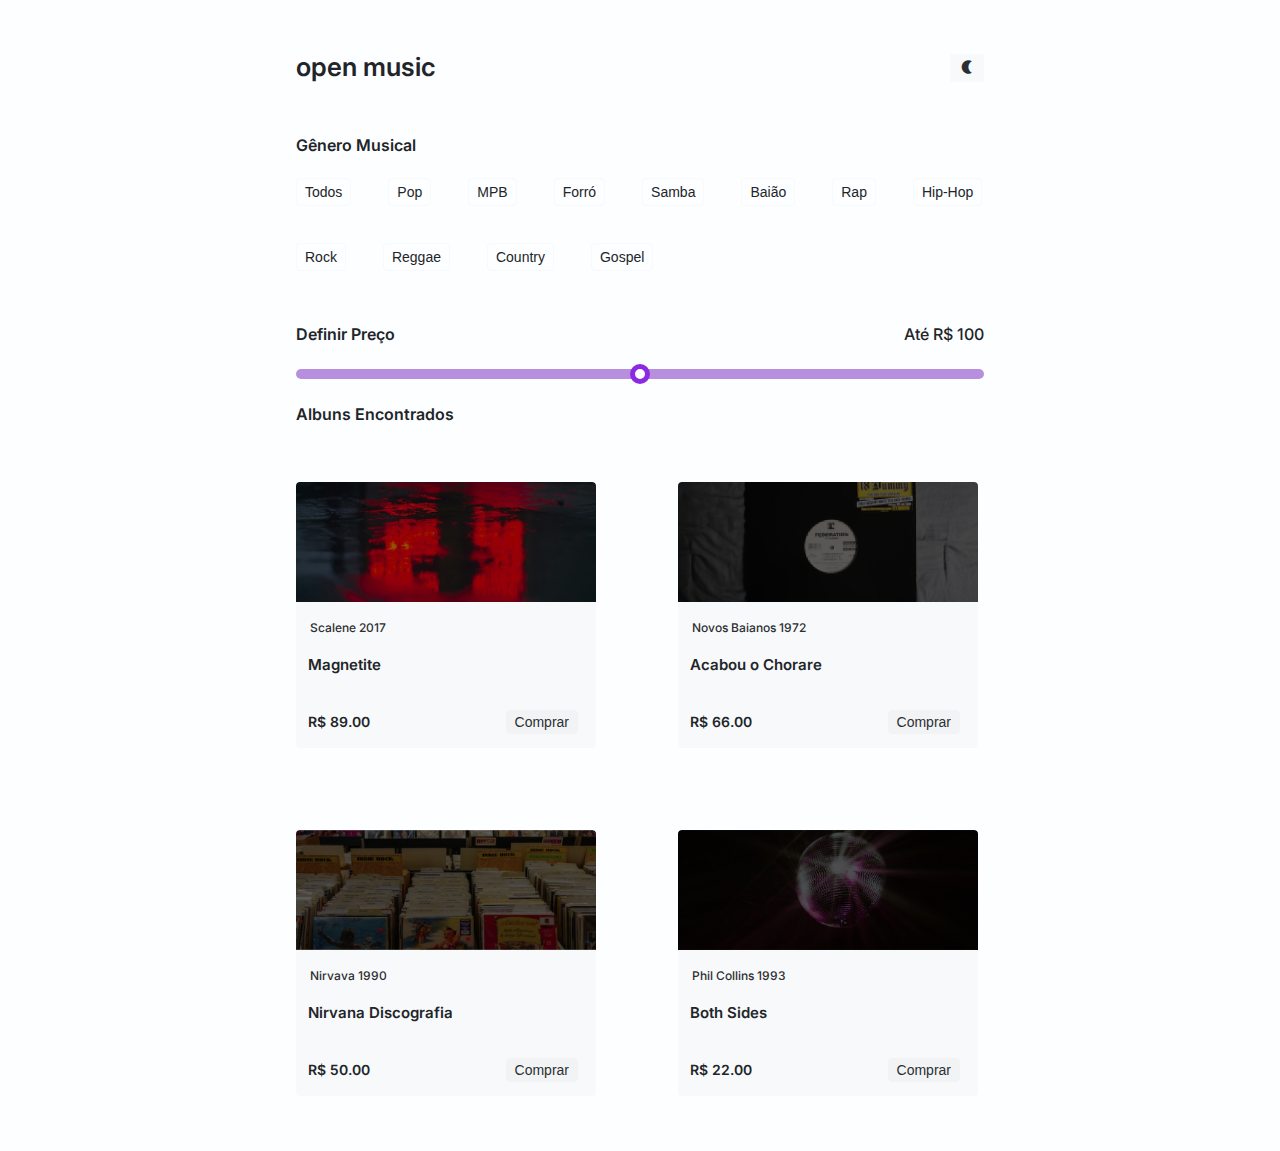
<file: index.html>
<!DOCTYPE html>
<html class="dark__mode" lang="pt-br">
  <head>
    <meta charset="UTF-8" />
    <meta http-equiv="X-UA-Compatible" content="IE=edge" />
    <meta name="viewport" content="width=device-width, initial-scale=1.0" />
    <link rel="stylesheet" href="./src/styles/reset.css" />
    <link rel="stylesheet" href="./src/styles/globalStyles.css" />
    <link rel="stylesheet" href="./src/styles/header.css" />
    <link rel="stylesheet" href="./src/styles/genreContainer.css" />
    <link rel="stylesheet" href="./src/styles/inputRange.css" />
    <link rel="stylesheet" href="./src/styles/cardContainer.css" />
    <link
      rel="stylesheet"
      href="https://fonts.googleapis.com/css2?family=Material+Symbols+Outlined:opsz,wght,FILL,GRAD@20..48,100..700,0..1,-50..200"
    />
    <link
      rel="stylesheet"
      href="https://fonts.googleapis.com/css2?family=Material+Symbols+Outlined:opsz,wght,FILL,GRAD@48,400,1,0"
    />
    <title>Open Music</title>
  </head>
  <body>
    <div class="container">
      <header class="header__container">
        <h1>open music</h1>
        <button class="header__button">
          <!-- <span class="material-symbols-outlined"> light_mode </span> -->
          <span class="material-symbols-outlined"> dark_mode </span>
        </button>
      </header>
      <main>
        <section class="genre__container">
          <div class="genre__text">
            <h2>Gênero Musical</h2>
          </div>
          <ul class="genre__filter">
            <li class="genre__list">
              <button class="genre__button"></button>
            </li>
            <li>
              <button>X</button>
            </li>
          </ul>
          <div class="price__container">
            <div class="price__range">
              <h2>Definir Preço</h2>
              <p><span id="priceToSearch">Até R$ 100</span></p>
            </div>
            <input
              type="range"
              id="range__input"
              min="0"
              max="200"
              step="0.1"
              value="100"
            />
          </div>
        </section>
        <section class="card_container">
          <h2>Albuns Encontrados</h2>
          <ul class="card__list">
            <li class="card__item">
              <img src="./src/assets/img/1.jpg" />
              <p>Scalene 2017</p>
              <h2 class="card__name">Magnetite</h2>
              <span class="card__information">
                <p class="card__price">R$ 70.00</p>
                <button class="card__button">Comprar</button>
              </span>
            </li>
          </ul>
        </section>
      </main>
    </div>
    <!-- <script src="./src/scripts/theme.js"></script>
    <script src="./src/scripts/productsData.js"></script> -->
    <script type="module" src="./src/scripts/index.js"></script>
  </body>
</html>
</file>
<file: src/styles/globalStyles.css>
@import url("https://fonts.googleapis.com/css2?family=Inter:wght@400;500;600;700&family=Nunito:wght@600&display=swap");

* {
  margin: 0;
  padding: 0;
  box-sizing: border-box;
}

:root {
  --color-brand-1: #9747ff;
  --color-grey-0: #15171a;
  --color-grey-1: #212529;
  --color-grey-2: #2b2f33;
  --color-grey-3: #868e96;
  --color-grey-4: #adb5bd;
  --color-grey-5: #ced4da;
  --color-grey-6: #dee2e6;
  --color-grey-7: #f1f3f5;
  --color-grey-8: #f8f9fa;
  --color-grey-9: #fdfeff;
  --genre-button-color: #f8f9fa;
  --color-disable-fixed: #2b2f33;
  --color-actived-fixed: #2b2f33;
  --color-white-fixed: #ffffff;
  --border-color-button: #f1f3f5;
  --color-text-button: #2b2f33;
  --font-1: 1.75rem;
  --font-2: 1rem;
  --font-3: 0.875rem;
  --hover--cards: #ced4da;
  --gender--title: #212529;
  --radius-1: 0.25rem;
  --container: 45rem;
  --genre-button-focus: #212529;
  --color-text-focus: #fdfeff;
  --border-button-focus: #fdfeff;
  --dark-mode-bk-color: #f8f9fa;
  --dark-mode-color: #2b2f33;
}
.dark__mode:root {
  --color-brand-1: #9747ff;
  --color-grey-0: #fdfeff;
  --color-grey-1: #fdfeff;
  --color-grey-2: #f8f9fa;
  --color-grey-3: #f1f3f5;
  --color-grey-4: #dee2e6;
  --color-grey-5: #ced4da;
  --color-grey-6: #adb5bd;
  --color-grey-7: #868e96;
  --color-grey-8: #2b2f33;
  --color-grey-9: #15171a;
  --gender--title: #adb5bd;
  --color-disable-fixed: #868e96;
  --color-actived-fixed: #2b2f33;
  --color-white-fixed: #ffffff;
  --border-color-button: #343a40;
  --color-text-button: #ced4da;
  --font-1: 1.75rem;
  --font-2: 1rem;
  --font-3: 0.875rem;
  --hover--cards: #343a40;
  --radius-1: 0.25rem;
  --container: 45rem;
  --genre-button-color: #212529;
  --genre-button-focus: #2b2f33;
  --color-text-focus: #fdfeff;
  --border-button-focus: #fdfeff;
  --dark-mode-bk-color: #212529;
  --dark-mode-color: #adb5bd;
}
body {
  font-family: "Inter", sans-serif;
  font-style: normal;
  -webkit-font-smoothing: antialiased;
  background-color: var(--color-grey-9);
}

.container {
  width: var(--container);
  max-width: 100%;
  margin: 0 auto;
  padding: 3.4rem 1rem;
}

.material-symbols-outlined {
  font-variation-settings: "FILL" 1, "wght" 400, "GRAD" 0, "opsz" 48;
}

.card__item > img {
  width: 300px;
}
</file>
<file: src/styles/header.css>
.header__container {
  width: 100%;
  display: flex;
  justify-content: space-between;
}

.header__container > h1 {
  font-size: 26px;
  font-weight: 600;
  color: var(--color-grey-1);
}
.header__button {
  background-color: var(--dark-mode-bk-color);
  border: none;
  color: var(--dark-mode-color);
  text-align: center;
}
.header__button > span {
  font-size: var(--font-2);
  border: none;
  cursor: pointer;
  width: 34px;
  padding: 5px 8px;
  height: 28px;
}
</file>
<file: src/styles/genreContainer.css>
.genre__container {
  margin-top: 55px;
  width: 100%;
}

.genre__text > h2 {
  font-weight: 600;
  font-size: var(--font-2);
  color: var(--gender--title);
}

.genre__filter {
  margin-top: 25px;
  display: flex;
  gap: 37px;
  flex-wrap: wrap;
  width: 100%;
}

.genre__button {
  padding: 5px 8px;
  display: flex;
  justify-content: center;
  align-items: center;
  border-radius: var(--radius-1);
  border: 1px solid var(--genre-button-color);
  background-color: var(---genre-button-color);
  color: var(--gender--title);
  font-size: var(--font-3);
  font-weight: 500;
  cursor: pointer;
}

.genre__button:focus {
  background-color: var(--genre-button-focus);
  color: var(--color-text-focus);
  border: 1px solid var(--border-button-focus);
}

.genre__button:hover {
  background-color: var(--genre-button-focus);
  color: var(--color-text-focus);
  border: 1px solid var(--border-button-focus);
}
</file>
<file: src/styles/inputRange.css>
.price__container {
  margin-top: 55px;
  width: 100%;
}

.price__range {
  display: flex;
  justify-content: space-between;
}

.price__range > h2 {
  font-weight: 600;
  font-size: var(--font-2);
  color: var(--gender--title);
}

#priceToSearch {
  font-weight: 500;
  font-size: var(--font-2);
  color: var(--gender--title);
}

#range__input {
  margin-top: 27px;
  appearance: none;
  background-color: rgb(184, 142, 223);
  outline: none;
  width: 100%;
  height: 10px;
  border-radius: 9px;
}

#range__input::-webkit-slider-thumb {
  appearance: none;
  width: 20px;
  height: 20px;
  border-radius: 50%;
  border: 5px solid blueviolet;
  background-color: var(--color-white-fixed);
  cursor: pointer;
}
</file>
<file: src/styles/cardContainer.css>
.card_container {
  width: 100%;
  margin-top: 25px;
}

.card_container > h2 {
  font-weight: 600;
  font-size: var(--font-2);
  color: var(--gender--title);
}

.card__list {
  margin-top: 60px;
  display: flex;
  gap: 82px;
  flex-wrap: wrap;
  width: 100%;
}

.card__item {
  display: flex;
  flex-direction: column;
  align-items: flex-start;
  width: 300px;
  height: 266px;
  overflow: hidden;
  background-color: var(--color-grey-8);
  border-radius: var(--radius-1);
}
.card__list :hover {
  background-color: var(--hover--cards);
}
.card__image {
  width: 100%;
  height: 100%;
  border-radius: 3px 3px 0px 0px;
  -moz-transition: all 0.3s;
  -webkit-transition: all 0.3s;
  transition: all 0.3s;
}

.card__image:hover {
  -moz-transform: scale(1.1);
  -webkit-transform: scale(1.1);
  transform: scale(1.1);
  cursor: pointer;
}

.card__item > p {
  width: 100%;
  margin: 20px 14px;
  font-weight: 500;
  font-size: 12px;
  color: var(--color-disable-fixed);
}

.card__name {
  margin: 3px 12px;
  font-size: 15px;
  font-weight: 600;
  color: var(--color-grey-1);
}

.card__information {
  margin: 35px 12px;
  width: 90%;
  display: flex;
  justify-content: space-between;
  align-items: center;
}

.card__price {
  font-weight: 600;
  font-size: 14px;
  color: var(--color-grey-1);
}

.card__button {
  display: flex;
  justify-content: center;
  align-items: center;
  padding: 3px 8px;
  border-radius: 4px;
  border: 1px solid var(--border-color-button);
  background-color: var(--border-color-button);
  color: var(--color-text-button);
  font-weight: 500;
  font-size: 14px;
}
</file>
